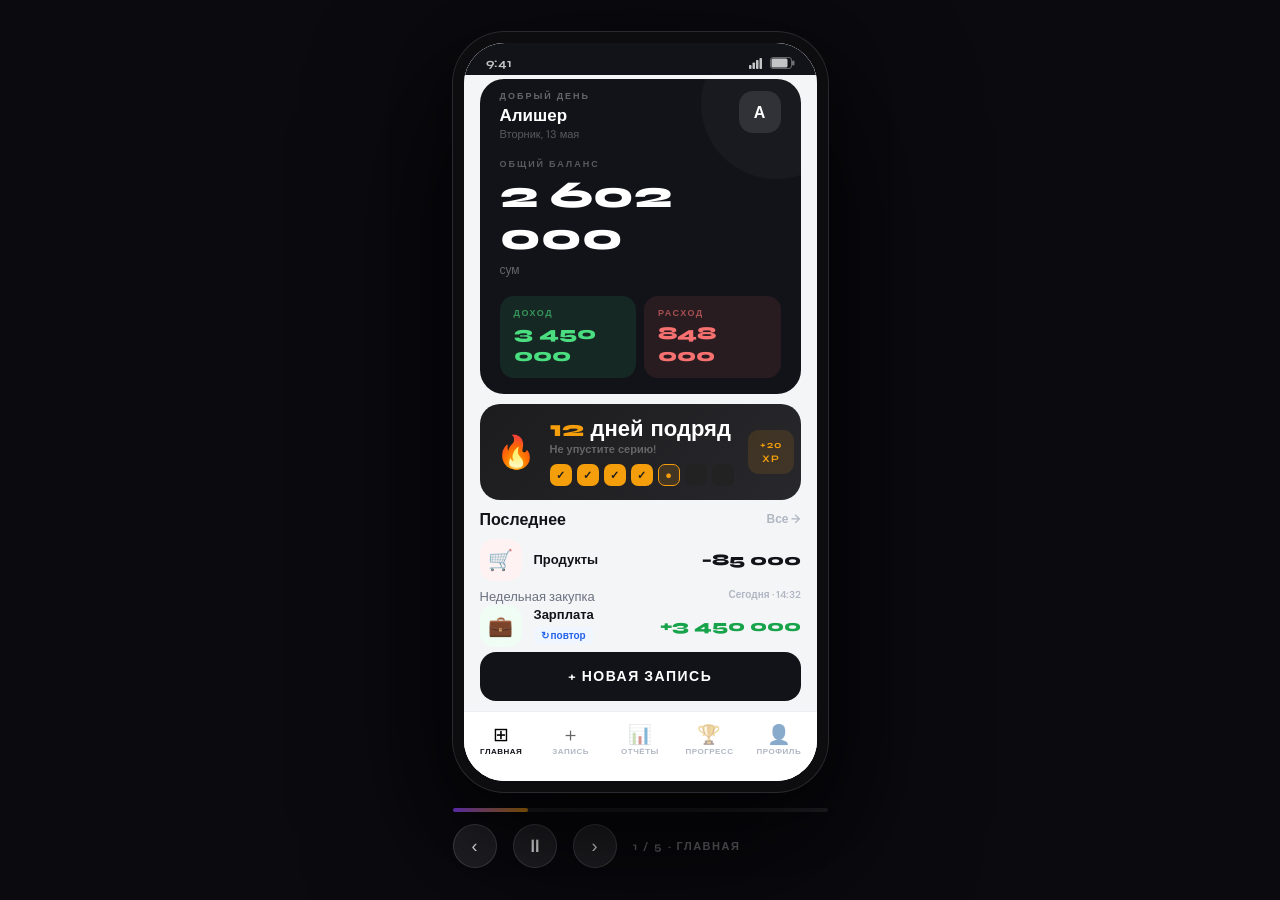
<file: figma-exports/onboarding-video.html>
<!DOCTYPE html>
<html lang="ru">
<head>
<meta charset="UTF-8">
<meta name="viewport" content="width=device-width, initial-scale=1.0">
<title>Finly – Onboarding Animation</title>
<link href="https://fonts.googleapis.com/css2?family=Syne:wght@400;600;700;800&family=DM+Sans:opsz,wght@9..40,400;9..40,500;9..40,600&display=swap" rel="stylesheet">
<style>
*{box-sizing:border-box;margin:0;padding:0;}
body{background:#0A0A0F;display:flex;flex-direction:column;align-items:center;justify-content:center;min-height:100vh;font-family:'DM Sans',sans-serif;user-select:none;}
.stage{position:relative;width:375px;}
.phone{width:375px;height:760px;border-radius:52px;overflow:hidden;border:11px solid #0D0D0F;box-shadow:0 0 0 1px #2a2a2e,0 60px 140px rgba(0,0,0,.7),0 20px 60px rgba(0,0,0,.4);background:#F4F5F7;position:relative;display:flex;flex-direction:column;}
.screen{position:absolute;inset:0;display:flex;flex-direction:column;background:#F4F5F7;transition:opacity .45s ease,transform .45s ease;opacity:0;transform:translateX(30px);pointer-events:none;}
.screen.active{opacity:1;transform:translateX(0);pointer-events:all;}
.screen.exit{opacity:0;transform:translateX(-30px);}
/* Status bar */
.sb{display:flex;justify-content:space-between;align-items:center;padding:13px 22px 5px;font-family:'Syne',sans-serif;font-size:12px;font-weight:700;flex-shrink:0;}
.sb.light{color:#111318;background:#F4F5F7;}.sb.dark{color:rgba(255,255,255,.75);background:#111318;}
/* Nav */
.navbar{background:#fff;padding:6px 4px 18px;display:flex;gap:2px;flex-shrink:0;border-top:1px solid #ECEEF2;}
.ni{flex:1;display:flex;flex-direction:column;align-items:center;gap:3px;padding:7px 4px;border-radius:12px;}
.ni-icon{font-size:19px;line-height:1;filter:grayscale(.4) opacity(.6);}
.ni.act .ni-icon{filter:none;}
.ni-lbl{font-family:'Syne',sans-serif;font-size:8px;font-weight:700;text-transform:uppercase;letter-spacing:.5px;color:#B0B7C3;}
.ni.act .ni-lbl{color:#111318;}
/* Shared */
.scroll{flex:1;overflow:hidden;}
.card{background:#fff;border-radius:20px;}
F='Syne',sans-serif;
/* Tx card */
.txc{background:#fff;border-radius:18px;padding:14px 16px;margin-bottom:8px;}
/* Buttons */
.btn-ink{background:#111318;color:#fff;border-radius:16px;padding:16px;font-family:'Syne',sans-serif;font-size:14px;font-weight:700;letter-spacing:1.5px;text-transform:uppercase;text-align:center;cursor:pointer;}
/* Progress */
.progress-wrap{width:375px;height:4px;background:rgba(255,255,255,.1);border-radius:2px;margin-top:16px;}
.progress-bar{height:4px;background:linear-gradient(90deg,#7C3AED,#F59E0B);border-radius:2px;transition:width .3s linear;}
/* Controls */
.controls{display:flex;align-items:center;gap:16px;margin-top:12px;}
.ctrl-btn{width:44px;height:44px;border-radius:50%;background:rgba(255,255,255,.1);border:1px solid rgba(255,255,255,.15);color:#fff;font-size:18px;cursor:pointer;display:flex;align-items:center;justify-content:center;transition:background .15s;}
.ctrl-btn:hover{background:rgba(255,255,255,.18);}
.step-label{font-family:'Syne',sans-serif;font-size:11px;font-weight:700;color:rgba(255,255,255,.4);letter-spacing:1.5px;text-transform:uppercase;}
/* Animations */
@keyframes slideUp{from{opacity:0;transform:translateY(16px);}to{opacity:1;transform:translateY(0);}}
@keyframes fadeIn{from{opacity:0;}to{opacity:1;}}
.aup{animation:slideUp .3s ease forwards;}
.afd{animation:fadeIn .25s ease forwards;}
</style>
</head>
<body>

<div class="stage">
  <div class="phone" id="phone">

    <!-- SCREEN 1: HOME -->
    <div class="screen active" id="s1">
      <div class="sb dark">
        <span>9:41</span>
        <div style="display:flex;align-items:center;gap:5px;">
          <svg width="16" height="11" viewBox="0 0 16 11" fill="none"><rect x="0" y="7" width="2.5" height="4" rx=".8" fill="rgba(255,255,255,.75)"/><rect x="3.5" y="4.5" width="2.5" height="6.5" rx=".8" fill="rgba(255,255,255,.75)"/><rect x="7" y="2" width="2.5" height="9" rx=".8" fill="rgba(255,255,255,.75)"/><rect x="10.5" y="0" width="2.5" height="11" rx=".8" fill="rgba(255,255,255,.75)"/></svg>
          <svg width="25" height="12" viewBox="0 0 25 12" fill="none"><rect x=".5" y=".5" width="21" height="11" rx="2.5" stroke="rgba(255,255,255,.35)"/><rect x="22" y="3.5" width="2.5" height="5" rx="1.25" fill="rgba(255,255,255,.4)"/><rect x="1.5" y="1.5" width="16" height="9" rx="1.5" fill="rgba(255,255,255,.75)"/></svg>
        </div>
      </div>
      <div class="scroll" style="padding:4px 16px 0;overflow-y:auto;scrollbar-width:none;">
        <!-- Hero card -->
        <div style="background:#111318;border-radius:24px;padding:12px 20px 16px;margin-bottom:10px;position:relative;overflow:hidden;">
          <div style="position:absolute;top:-50px;right:-50px;width:150px;height:150px;border-radius:50%;background:rgba(255,255,255,.03);"></div>
          <div style="display:flex;justify-content:space-between;align-items:flex-start;margin-bottom:18px;">
            <div>
              <div style="font-family:'Syne',sans-serif;font-size:9px;font-weight:700;color:rgba(255,255,255,.35);letter-spacing:2px;text-transform:uppercase;margin-bottom:3px;">ДОБРЫЙ ДЕНЬ</div>
              <div style="font-size:17px;font-weight:700;color:#fff;">Алишер</div>
              <div style="font-size:11px;color:rgba(255,255,255,.3);margin-top:1px;">Вторник, 13 мая</div>
            </div>
            <div style="width:42px;height:42px;border-radius:14px;background:rgba(255,255,255,.1);color:#fff;display:flex;align-items:center;justify-content:center;font-family:'Syne',sans-serif;font-size:16px;font-weight:800;">А</div>
          </div>
          <div style="margin-bottom:18px;">
            <div style="font-family:'Syne',sans-serif;font-size:9px;font-weight:700;color:rgba(255,255,255,.3);letter-spacing:2px;text-transform:uppercase;margin-bottom:5px;">ОБЩИЙ БАЛАНС</div>
            <div style="font-family:'Syne',sans-serif;font-size:38px;font-weight:800;color:#fff;line-height:1.1;">2 602 000</div>
            <div style="font-size:12px;color:rgba(255,255,255,.35);margin-top:4px;">сум</div>
          </div>
          <div style="display:flex;gap:8px;">
            <div style="flex:1;background:rgba(74,222,128,.1);border-radius:14px;padding:12px 14px;">
              <div style="font-family:'Syne',sans-serif;font-size:9px;font-weight:700;color:rgba(74,222,128,.6);letter-spacing:1.5px;text-transform:uppercase;margin-bottom:4px;">ДОХОД</div>
              <div style="font-family:'Syne',sans-serif;font-size:18px;font-weight:800;color:#4ADE80;">3 450 000</div>
            </div>
            <div style="flex:1;background:rgba(248,113,113,.1);border-radius:14px;padding:12px 14px;">
              <div style="font-family:'Syne',sans-serif;font-size:9px;font-weight:700;color:rgba(248,113,113,.6);letter-spacing:1.5px;text-transform:uppercase;margin-bottom:4px;">РАСХОД</div>
              <div style="font-family:'Syne',sans-serif;font-size:18px;font-weight:800;color:#F87171;">848 000</div>
            </div>
          </div>
        </div>
        <!-- Streak -->
        <div style="background:linear-gradient(135deg,#1C1C1E,#28282C);border-radius:20px;padding:14px 16px;display:flex;align-items:center;gap:14px;margin-bottom:10px;">
          <div style="font-size:32px;flex-shrink:0;">🔥</div>
          <div style="flex:1;">
            <div style="font-family:'Syne',sans-serif;font-size:22px;font-weight:800;color:#fff;line-height:1;"><span style="color:#F59E0B;">12</span> дней подряд</div>
            <div style="font-size:11px;color:#666;margin-top:2px;font-weight:600;">Не упустите серию!</div>
            <div style="display:flex;gap:5px;margin-top:8px;">
              <div style="width:22px;height:22px;border-radius:7px;background:#F59E0B;color:#1C1C1E;display:flex;align-items:center;justify-content:center;font-size:11px;font-weight:800;">✓</div>
              <div style="width:22px;height:22px;border-radius:7px;background:#F59E0B;color:#1C1C1E;display:flex;align-items:center;justify-content:center;font-size:11px;font-weight:800;">✓</div>
              <div style="width:22px;height:22px;border-radius:7px;background:#F59E0B;color:#1C1C1E;display:flex;align-items:center;justify-content:center;font-size:11px;font-weight:800;">✓</div>
              <div style="width:22px;height:22px;border-radius:7px;background:#F59E0B;color:#1C1C1E;display:flex;align-items:center;justify-content:center;font-size:11px;font-weight:800;">✓</div>
              <div style="width:22px;height:22px;border-radius:7px;background:rgba(245,158,11,.15);border:1.5px solid #F59E0B;color:#F59E0B;display:flex;align-items:center;justify-content:center;font-size:11px;">●</div>
              <div style="width:22px;height:22px;border-radius:7px;background:#222;"></div>
              <div style="width:22px;height:22px;border-radius:7px;background:#222;"></div>
            </div>
          </div>
          <div style="background:rgba(245,158,11,.12);color:#F59E0B;font-family:'Syne',sans-serif;font-size:10px;font-weight:700;padding:8px 12px;border-radius:11px;flex-shrink:0;text-align:center;line-height:1.4;letter-spacing:1px;text-transform:uppercase;">+20<br>XP</div>
        </div>
        <!-- Recent heading -->
        <div style="display:flex;justify-content:space-between;align-items:center;margin-bottom:10px;">
          <div style="font-family:'Syne',sans-serif;font-size:16px;font-weight:800;color:#111318;">Последнее</div>
          <div style="font-size:12px;color:#B0B7C3;font-weight:600;">Все →</div>
        </div>
        <!-- Tx cards -->
        <div class="txc">
          <div style="display:flex;justify-content:space-between;align-items:center;margin-bottom:7px;">
            <div style="display:flex;align-items:center;gap:12px;">
              <div style="width:42px;height:42px;border-radius:14px;background:#FEF2F2;display:flex;align-items:center;justify-content:center;font-size:20px;">🛒</div>
              <div style="font-family:'Syne',sans-serif;font-size:13px;font-weight:700;color:#111318;">Продукты</div>
            </div>
            <div style="font-family:'Syne',sans-serif;font-size:16px;font-weight:800;color:#111318;">−85 000</div>
          </div>
          <div style="display:flex;justify-content:space-between;">
            <div style="font-size:13px;color:#6B7280;">Недельная закупка</div>
            <div style="font-size:10px;font-weight:600;color:#B0B7C3;">Сегодня · 14:32</div>
          </div>
        </div>
        <div class="txc">
          <div style="display:flex;justify-content:space-between;align-items:center;margin-bottom:7px;">
            <div style="display:flex;align-items:center;gap:12px;">
              <div style="width:42px;height:42px;border-radius:14px;background:#F0FDF4;display:flex;align-items:center;justify-content:center;font-size:20px;">💼</div>
              <div>
                <div style="font-family:'Syne',sans-serif;font-size:13px;font-weight:700;color:#111318;">Зарплата</div>
                <span style="font-size:10px;font-weight:700;color:#2563EB;background:#EFF6FF;padding:2px 7px;border-radius:5px;">↻ повтор</span>
              </div>
            </div>
            <div style="font-family:'Syne',sans-serif;font-size:16px;font-weight:800;color:#16A34A;">+3 450 000</div>
          </div>
          <div style="display:flex;justify-content:space-between;">
            <div style="font-size:13px;color:#6B7280;">Основное место работы</div>
            <div style="font-size:10px;font-weight:600;color:#B0B7C3;">Вчера · 09:00</div>
          </div>
        </div>
        <div class="txc">
          <div style="display:flex;justify-content:space-between;align-items:center;margin-bottom:7px;">
            <div style="display:flex;align-items:center;gap:12px;">
              <div style="width:42px;height:42px;border-radius:14px;background:#FEF2F2;display:flex;align-items:center;justify-content:center;font-size:20px;">🚌</div>
              <div style="font-family:'Syne',sans-serif;font-size:13px;font-weight:700;color:#111318;">Транспорт</div>
            </div>
            <div style="font-family:'Syne',sans-serif;font-size:16px;font-weight:800;color:#111318;">−25 000</div>
          </div>
          <div style="display:flex;justify-content:space-between;">
            <div style="font-size:13px;color:#6B7280;">Поездка на работу</div>
            <div style="font-size:10px;font-weight:600;color:#B0B7C3;">11.05 · 08:47</div>
          </div>
        </div>
        <div style="height:16px;"></div>
      </div>
      <div style="padding:0 16px 10px;flex-shrink:0;">
        <div class="btn-ink" style="font-size:14px;">+ НОВАЯ ЗАПИСЬ</div>
      </div>
      <div class="navbar">
        <div class="ni act"><div class="ni-icon">⊞</div><div class="ni-lbl">Главная</div></div>
        <div class="ni"><div class="ni-icon">＋</div><div class="ni-lbl">Запись</div></div>
        <div class="ni"><div class="ni-icon">📊</div><div class="ni-lbl">Отчёты</div></div>
        <div class="ni"><div class="ni-icon">🏆</div><div class="ni-lbl">Прогресс</div></div>
        <div class="ni"><div class="ni-icon">👤</div><div class="ni-lbl">Профиль</div></div>
      </div>
    </div>

    <!-- SCREEN 2: ADD TRANSACTION -->
    <div class="screen" id="s2">
      <div class="sb light"></div>
      <div style="display:flex;align-items:center;gap:12px;padding:8px 20px 14px;background:#F4F5F7;flex-shrink:0;">
        <div style="font-size:22px;color:#111318;width:36px;height:36px;display:flex;align-items:center;justify-content:center;border-radius:10px;">←</div>
        <div style="font-family:'Syne',sans-serif;font-size:19px;font-weight:800;color:#111318;flex:1;">Новая запись</div>
        <div style="font-size:12px;font-weight:700;color:#6B7280;padding:8px 12px;border-radius:10px;">Черновики</div>
      </div>
      <div class="scroll" style="padding:0 16px;overflow-y:auto;scrollbar-width:none;">
        <div class="card" style="padding:18px;margin-bottom:8px;">
          <div style="display:flex;gap:5px;margin-bottom:16px;background:#F4F5F7;border-radius:14px;padding:4px;">
            <div style="flex:1;padding:12px 6px;border-radius:11px;font-family:'Syne',sans-serif;font-size:13px;font-weight:700;text-align:center;background:#DC2626;color:#fff;">Расход</div>
            <div style="flex:1;padding:12px 6px;border-radius:11px;font-family:'Syne',sans-serif;font-size:13px;font-weight:700;text-align:center;color:#6B7280;">Доход</div>
          </div>
          <div style="font-family:'Syne',sans-serif;font-size:10px;font-weight:700;color:#B0B7C3;letter-spacing:1.5px;text-transform:uppercase;margin-bottom:7px;">СУММА</div>
          <div style="display:flex;gap:8px;margin-bottom:14px;align-items:center;">
            <div style="display:flex;background:#F0F0F2;border-radius:12px;padding:3px;flex-shrink:0;">
              <div style="padding:10px 14px;border-radius:10px;font-family:'Syne',sans-serif;font-size:14px;font-weight:700;color:#6B7280;">$</div>
              <div style="padding:10px 14px;border-radius:10px;background:#111318;font-family:'Syne',sans-serif;font-size:14px;font-weight:700;color:#fff;">UZS</div>
            </div>
            <div style="flex:1;background:#F4F5F7;border-radius:14px;padding:14px 16px;font-family:'Syne',sans-serif;font-size:26px;font-weight:700;color:#111318;">120 000</div>
          </div>
          <div style="font-family:'Syne',sans-serif;font-size:10px;font-weight:700;color:#B0B7C3;letter-spacing:1.5px;text-transform:uppercase;margin-bottom:7px;">КАТЕГОРИЯ</div>
          <div style="display:grid;grid-template-columns:repeat(3,1fr);gap:8px;margin-bottom:16px;">
            <div style="padding:14px 6px;border-radius:14px;background:#F4F5F7;display:flex;flex-direction:column;align-items:center;gap:5px;"><div style="font-size:24px;">🛒</div><div style="font-size:11px;font-weight:600;color:#111318;">Продукты</div></div>
            <div style="padding:14px 6px;border-radius:14px;background:#F4F5F7;display:flex;flex-direction:column;align-items:center;gap:5px;"><div style="font-size:24px;">🏠</div><div style="font-size:11px;font-weight:600;color:#111318;">Жильё</div></div>
            <div style="padding:14px 6px;border-radius:14px;background:#F4F5F7;display:flex;flex-direction:column;align-items:center;gap:5px;"><div style="font-size:24px;">🚌</div><div style="font-size:11px;font-weight:600;color:#111318;">Транспорт</div></div>
            <div style="padding:14px 6px;border-radius:14px;background:#FEF2F2;display:flex;flex-direction:column;align-items:center;gap:5px;"><div style="font-size:24px;">🍕</div><div style="font-size:11px;font-weight:600;color:#DC2626;">Кафе</div></div>
            <div style="padding:14px 6px;border-radius:14px;background:#F4F5F7;display:flex;flex-direction:column;align-items:center;gap:5px;"><div style="font-size:24px;">💊</div><div style="font-size:11px;font-weight:600;color:#111318;">Здоровье</div></div>
            <div style="padding:14px 6px;border-radius:14px;background:#F4F5F7;display:flex;flex-direction:column;align-items:center;gap:5px;"><div style="font-size:24px;">🎬</div><div style="font-size:11px;font-weight:600;color:#111318;">Развлечения</div></div>
          </div>
          <div style="font-family:'Syne',sans-serif;font-size:10px;font-weight:700;color:#B0B7C3;letter-spacing:1.5px;text-transform:uppercase;margin-bottom:7px;">ПРИМЕЧАНИЕ</div>
          <div style="background:#F4F5F7;border-radius:14px;padding:14px 16px;margin-bottom:12px;font-size:14px;color:#111318;height:70px;">Ужин с друзьями</div>
          <div style="display:flex;align-items:center;justify-content:space-between;padding:12px 0;margin-bottom:10px;">
            <div>
              <div style="font-size:14px;font-weight:600;color:#111318;">Повторяющаяся</div>
              <div style="font-size:11px;color:#B0B7C3;margin-top:2px;">Добавлять каждый месяц</div>
            </div>
            <div style="width:44px;height:26px;border-radius:13px;background:#D1D5DB;position:relative;"><div style="width:20px;height:20px;border-radius:50%;background:#fff;position:absolute;top:3px;left:3px;box-shadow:0 1px 4px rgba(0,0,0,.2);"></div></div>
          </div>
          <div style="display:flex;align-items:center;gap:10px;padding:10px 12px;background:rgba(245,158,11,.06);border-radius:12px;margin-bottom:16px;">
            <div style="font-size:18px;">⭐</div>
            <div style="font-size:12px;font-weight:600;color:#D97706;">+10 XP за запись · серия продолжается</div>
          </div>
          <div style="display:flex;gap:10px;">
            <div style="flex:1;padding:16px;border-radius:16px;background:#F0F0F2;color:#111318;font-family:'Syne',sans-serif;font-size:12px;font-weight:700;letter-spacing:1.5px;text-transform:uppercase;text-align:center;">Черновик</div>
            <div style="flex:2;padding:16px;border-radius:16px;background:#111318;color:#fff;font-family:'Syne',sans-serif;font-size:12px;font-weight:700;letter-spacing:1.5px;text-transform:uppercase;text-align:center;">Сохранить</div>
          </div>
        </div>
      </div>
      <div class="navbar">
        <div class="ni"><div class="ni-icon">⊞</div><div class="ni-lbl">Главная</div></div>
        <div class="ni act"><div class="ni-icon">＋</div><div class="ni-lbl">Запись</div></div>
        <div class="ni"><div class="ni-icon">📊</div><div class="ni-lbl">Отчёты</div></div>
        <div class="ni"><div class="ni-icon">🏆</div><div class="ni-lbl">Прогресс</div></div>
        <div class="ni"><div class="ni-icon">👤</div><div class="ni-lbl">Профиль</div></div>
      </div>
    </div>

    <!-- SCREEN 3: ANALYTICS -->
    <div class="screen" id="s3">
      <div class="sb light"></div>
      <div style="display:flex;align-items:center;padding:6px 20px 12px;background:#F4F5F7;flex-shrink:0;">
        <div style="font-family:'Syne',sans-serif;font-size:22px;font-weight:800;color:#111318;">Аналитика</div>
      </div>
      <div style="display:flex;gap:6px;padding:0 16px 10px;flex-shrink:0;">
        <div style="padding:8px 16px;border-radius:999px;font-family:'Syne',sans-serif;font-size:11px;font-weight:700;background:#111318;color:#fff;">Май 2025</div>
        <div style="padding:8px 16px;border-radius:999px;font-family:'Syne',sans-serif;font-size:11px;font-weight:700;background:#fff;color:#6B7280;">Апр 2025</div>
      </div>
      <div style="display:flex;gap:6px;padding:0 16px 10px;flex-shrink:0;">
        <div style="padding:8px 16px;border-radius:999px;font-size:11px;font-weight:700;background:#111318;color:#fff;">Все</div>
        <div style="padding:8px 16px;border-radius:999px;font-size:11px;font-weight:700;background:#ECEEF2;color:#6B7280;">Расходы</div>
        <div style="padding:8px 16px;border-radius:999px;font-size:11px;font-weight:700;background:#ECEEF2;color:#6B7280;">Доходы</div>
      </div>
      <div style="padding:0 16px 8px;flex-shrink:0;">
        <div style="background:#F4F5F7;border-radius:14px;padding:12px 16px;font-size:14px;color:#B0B7C3;">🔍  Поиск...</div>
      </div>
      <div class="scroll" style="padding:0 16px;overflow-y:auto;scrollbar-width:none;">
        <div style="display:grid;grid-template-columns:1fr 1px 1fr 1px 1fr;background:#fff;border-radius:18px;margin-bottom:12px;overflow:hidden;">
          <div style="text-align:center;padding:18px 4px;"><div style="font-family:'Syne',sans-serif;font-size:18px;font-weight:800;color:#DC2626;">848 000</div><div style="font-size:9px;font-weight:700;color:#B0B7C3;text-transform:uppercase;margin-top:3px;">Расходы</div></div>
          <div style="background:#ECEEF2;"></div>
          <div style="text-align:center;padding:18px 4px;"><div style="font-family:'Syne',sans-serif;font-size:18px;font-weight:800;color:#111318;">7</div><div style="font-size:9px;font-weight:700;color:#B0B7C3;text-transform:uppercase;margin-top:3px;">Операций</div></div>
          <div style="background:#ECEEF2;"></div>
          <div style="text-align:center;padding:18px 4px;"><div style="font-family:'Syne',sans-serif;font-size:18px;font-weight:800;color:#16A34A;">3 450 000</div><div style="font-size:9px;font-weight:700;color:#B0B7C3;text-transform:uppercase;margin-top:3px;">Доход</div></div>
        </div>
        <div class="card" style="padding:16px;margin-bottom:10px;">
          <div style="font-family:'Syne',sans-serif;font-size:14px;font-weight:800;color:#111318;margin-bottom:14px;">По категориям</div>
          <div style="display:flex;align-items:center;gap:10px;margin-bottom:10px;"><div style="font-size:18px;width:26px;text-align:center;">🏠</div><div style="font-size:12px;font-weight:600;color:#111318;width:76px;flex-shrink:0;">Жильё</div><div style="flex:1;height:6px;background:#ECEEF2;border-radius:3px;overflow:hidden;"><div style="width:64%;height:100%;background:#DC2626;border-radius:3px;"></div></div><div style="font-size:11px;font-weight:700;color:#6B7280;width:72px;text-align:right;">540 000</div></div>
          <div style="display:flex;align-items:center;gap:10px;margin-bottom:10px;"><div style="font-size:18px;width:26px;text-align:center;">🍕</div><div style="font-size:12px;font-weight:600;color:#111318;width:76px;flex-shrink:0;">Кафе</div><div style="flex:1;height:6px;background:#ECEEF2;border-radius:3px;overflow:hidden;"><div style="width:42%;height:100%;background:#DC2626;border-radius:3px;"></div></div><div style="font-size:11px;font-weight:700;color:#6B7280;width:72px;text-align:right;">120 000</div></div>
          <div style="display:flex;align-items:center;gap:10px;margin-bottom:10px;"><div style="font-size:18px;width:26px;text-align:center;">🛒</div><div style="font-size:12px;font-weight:600;color:#111318;width:76px;flex-shrink:0;">Продукты</div><div style="flex:1;height:6px;background:#ECEEF2;border-radius:3px;overflow:hidden;"><div style="width:30%;height:100%;background:#DC2626;border-radius:3px;"></div></div><div style="font-size:11px;font-weight:700;color:#6B7280;width:72px;text-align:right;">85 000</div></div>
        </div>
        <div style="font-family:'Syne',sans-serif;font-size:14px;font-weight:800;color:#111318;margin-bottom:10px;">Операции (7)</div>
        <div class="txc"><div style="display:flex;justify-content:space-between;align-items:center;margin-bottom:7px;"><div style="display:flex;align-items:center;gap:12px;"><div style="width:42px;height:42px;border-radius:14px;background:#FEF2F2;display:flex;align-items:center;justify-content:center;font-size:20px;">🛒</div><div style="font-family:'Syne',sans-serif;font-size:13px;font-weight:700;color:#111318;">Продукты</div></div><div style="font-family:'Syne',sans-serif;font-size:16px;font-weight:800;color:#111318;">−85 000</div></div><div style="display:flex;justify-content:space-between;"><div style="font-size:13px;color:#6B7280;">Недельная закупка</div><div style="font-size:10px;font-weight:600;color:#B0B7C3;">Сегодня · 14:32</div></div></div>
        <div class="txc"><div style="display:flex;justify-content:space-between;align-items:center;margin-bottom:7px;"><div style="display:flex;align-items:center;gap:12px;"><div style="width:42px;height:42px;border-radius:14px;background:#F0FDF4;display:flex;align-items:center;justify-content:center;font-size:20px;">💼</div><div style="font-family:'Syne',sans-serif;font-size:13px;font-weight:700;color:#111318;">Зарплата</div></div><div style="font-family:'Syne',sans-serif;font-size:16px;font-weight:800;color:#16A34A;">+3 450 000</div></div><div style="display:flex;justify-content:space-between;"><div style="font-size:13px;color:#6B7280;">Основное место работы</div><div style="font-size:10px;font-weight:600;color:#B0B7C3;">Вчера · 09:00</div></div></div>
        <div style="height:20px;"></div>
      </div>
      <div class="navbar">
        <div class="ni"><div class="ni-icon">⊞</div><div class="ni-lbl">Главная</div></div>
        <div class="ni"><div class="ni-icon">＋</div><div class="ni-lbl">Запись</div></div>
        <div class="ni act"><div class="ni-icon">📊</div><div class="ni-lbl">Отчёты</div></div>
        <div class="ni"><div class="ni-icon">🏆</div><div class="ni-lbl">Прогресс</div></div>
        <div class="ni"><div class="ni-icon">👤</div><div class="ni-lbl">Профиль</div></div>
      </div>
    </div>

    <!-- SCREEN 4: REWARDS -->
    <div class="screen" id="s4">
      <div class="sb dark" style="background:#1a0a3e;"></div>
      <div style="background:linear-gradient(160deg,#1a0a3e,#2d1069,#1C1C1E);padding:4px 20px 0;position:relative;overflow:hidden;flex-shrink:0;">
        <div style="position:absolute;top:-60px;right:-60px;width:200px;height:200px;border-radius:50%;background:radial-gradient(circle,rgba(124,58,237,.25),transparent 70%);"></div>
        <div style="position:relative;z-index:1;">
          <div style="font-family:'Syne',sans-serif;font-size:10px;font-weight:700;color:rgba(255,255,255,.3);letter-spacing:2px;text-transform:uppercase;margin-bottom:4px;">ВСЕГО ОЧКОВ</div>
          <div style="display:flex;align-items:baseline;gap:8px;margin-bottom:4px;">
            <div style="font-family:'Syne',sans-serif;font-size:44px;font-weight:800;color:#F59E0B;line-height:1;">870</div>
            <div style="font-family:'Syne',sans-serif;font-size:18px;font-weight:700;color:rgba(245,158,11,.5);">XP</div>
          </div>
          <div style="font-size:12px;color:rgba(255,255,255,.4);margin-bottom:14px;">Gold Analyst · Уровень 4</div>
          <div style="display:grid;grid-template-columns:1fr 1px 1fr 1px 1fr;margin-bottom:14px;">
            <div><div style="font-family:'Syne',sans-serif;font-size:18px;font-weight:800;color:#fff;">+120</div><div style="font-size:10px;color:rgba(255,255,255,.3);letter-spacing:1px;text-transform:uppercase;margin-top:2px;">Сегодня</div></div>
            <div style="background:rgba(255,255,255,.1);"></div>
            <div style="padding-left:12px;"><div style="font-family:'Syne',sans-serif;font-size:18px;font-weight:800;color:#fff;">+840</div><div style="font-size:10px;color:rgba(255,255,255,.3);letter-spacing:1px;text-transform:uppercase;margin-top:2px;">Эта неделя</div></div>
            <div style="background:rgba(255,255,255,.1);"></div>
            <div style="padding-left:12px;"><div style="font-family:'Syne',sans-serif;font-size:18px;font-weight:800;color:#F59E0B;">+870</div><div style="font-size:10px;color:rgba(255,255,255,.3);letter-spacing:1px;text-transform:uppercase;margin-top:2px;">Этот месяц</div></div>
          </div>
          <div style="background:rgba(255,255,255,.06);border-radius:12px;padding:10px 12px;margin-bottom:14px;">
            <div style="display:flex;justify-content:space-between;margin-bottom:6px;">
              <div style="font-family:'Syne',sans-serif;font-size:10px;font-weight:700;color:rgba(255,255,255,.4);letter-spacing:1px;">Уровень 4 → 5</div>
              <div style="font-size:10px;font-weight:700;color:rgba(255,255,255,.3);"><span style="color:#F59E0B;">870</span> / 2 000</div>
            </div>
            <div style="height:6px;background:rgba(255,255,255,.07);border-radius:3px;overflow:hidden;"><div style="width:43%;height:100%;background:linear-gradient(90deg,#D97706,#F59E0B);border-radius:3px;"></div></div>
          </div>
          <div style="display:flex;gap:4px;">
            <div style="flex:1;padding:10px 4px;border-radius:12px 12px 0 0;font-family:'Syne',sans-serif;font-size:10px;font-weight:700;text-align:center;text-transform:uppercase;background:#F4F5F7;color:#111318;">Значки</div>
            <div style="flex:1;padding:10px 4px;border-radius:12px 12px 0 0;font-family:'Syne',sans-serif;font-size:10px;font-weight:700;text-align:center;text-transform:uppercase;background:transparent;color:rgba(255,255,255,.4);">Рейтинг</div>
            <div style="flex:1;padding:10px 4px;border-radius:12px 12px 0 0;font-family:'Syne',sans-serif;font-size:10px;font-weight:700;text-align:center;text-transform:uppercase;background:transparent;color:rgba(255,255,255,.4);">Очки</div>
          </div>
        </div>
      </div>
      <div class="scroll" style="padding:12px 16px 0;overflow-y:auto;scrollbar-width:none;">
        <div style="font-family:'Syne',sans-serif;font-size:11px;font-weight:700;color:#B0B7C3;letter-spacing:2px;text-transform:uppercase;margin-bottom:10px;">ПОЛУЧЕНО</div>
        <div style="display:grid;grid-template-columns:repeat(3,1fr);gap:8px;margin-bottom:16px;">
          <div style="background:#fff;border-radius:16px;padding:12px 8px;text-align:center;"><div style="width:48px;height:48px;border-radius:15px;background:rgba(245,158,11,.15);display:flex;align-items:center;justify-content:center;font-size:24px;margin:0 auto 8px;">🔥</div><div style="font-family:'Syne',sans-serif;font-size:11px;font-weight:700;color:#111318;line-height:1.2;margin-bottom:2px;">Серия 7</div><div style="font-size:10px;color:#B0B7C3;">Неделя подряд</div><div style="font-size:9px;font-weight:700;color:#16A34A;margin-top:4px;">✓ 07.05</div><div style="margin-top:4px;background:#FFFBEB;color:#D97706;font-size:10px;font-weight:700;padding:2px 8px;border-radius:6px;display:inline-block;">+100 XP</div></div>
          <div style="background:#fff;border-radius:16px;padding:12px 8px;text-align:center;"><div style="width:48px;height:48px;border-radius:15px;background:rgba(74,222,128,.15);display:flex;align-items:center;justify-content:center;font-size:24px;margin:0 auto 8px;">🏆</div><div style="font-family:'Syne',sans-serif;font-size:11px;font-weight:700;color:#111318;line-height:1.2;margin-bottom:2px;">Аналитик</div><div style="font-size:10px;color:#B0B7C3;">5 отчётов</div><div style="font-size:9px;font-weight:700;color:#16A34A;margin-top:4px;">✓ 10.05</div><div style="margin-top:4px;background:#FFFBEB;color:#D97706;font-size:10px;font-weight:700;padding:2px 8px;border-radius:6px;display:inline-block;">+150 XP</div></div>
          <div style="background:#F4F5F7;border-radius:16px;padding:12px 8px;text-align:center;opacity:.4;"><div style="width:48px;height:48px;border-radius:15px;background:rgba(139,92,246,.15);display:flex;align-items:center;justify-content:center;font-size:24px;margin:0 auto 8px;filter:grayscale(1);">💎</div><div style="font-family:'Syne',sans-serif;font-size:11px;font-weight:700;color:#B0B7C3;">Серия 30</div><div style="font-size:10px;color:#B0B7C3;">Месяц подряд</div><div style="margin-top:4px;background:#F4F5F7;color:#B0B7C3;font-size:10px;font-weight:700;padding:2px 8px;border-radius:6px;display:inline-block;">+500 XP</div></div>
        </div>
        <div style="height:20px;"></div>
      </div>
      <div class="navbar">
        <div class="ni"><div class="ni-icon">⊞</div><div class="ni-lbl">Главная</div></div>
        <div class="ni"><div class="ni-icon">＋</div><div class="ni-lbl">Запись</div></div>
        <div class="ni"><div class="ni-icon">📊</div><div class="ni-lbl">Отчёты</div></div>
        <div class="ni act"><div class="ni-icon">🏆</div><div class="ni-lbl">Прогресс</div></div>
        <div class="ni"><div class="ni-icon">👤</div><div class="ni-lbl">Профиль</div></div>
      </div>
    </div>

    <!-- SCREEN 5: PROFILE -->
    <div class="screen" id="s5">
      <div class="sb dark" style="background:#1C1C1E;"></div>
      <div style="background:#1C1C1E;padding:4px 20px 0;position:relative;overflow:hidden;flex-shrink:0;">
        <div style="position:absolute;top:-50px;right:-50px;width:180px;height:180px;border-radius:50%;background:radial-gradient(circle,rgba(245,158,11,.08),transparent 70%);"></div>
        <div style="position:relative;z-index:1;">
          <div style="display:flex;justify-content:space-between;align-items:flex-start;margin-bottom:12px;">
            <div style="display:flex;align-items:center;gap:14px;">
              <div style="position:relative;">
                <div style="width:60px;height:60px;border-radius:20px;background:#2C2C2E;border:2px solid #3C3C3E;display:flex;align-items:center;justify-content:center;font-family:'Syne',sans-serif;font-size:24px;font-weight:800;color:#fff;">А</div>
                <div style="position:absolute;bottom:-7px;left:50%;transform:translateX(-50%);background:linear-gradient(90deg,#D97706,#F59E0B);color:#1C1C1E;font-family:'Syne',sans-serif;font-size:9px;font-weight:800;padding:2px 7px;border-radius:5px;white-space:nowrap;border:2px solid #1C1C1E;">LV 4</div>
              </div>
              <div>
                <div style="font-family:'Syne',sans-serif;font-size:22px;font-weight:800;color:#fff;">Алишер</div>
                <div style="font-size:12px;color:rgba(255,255,255,.35);margin-top:2px;">@alisherjon · Silver Saver 🥈</div>
              </div>
            </div>
            <div style="background:rgba(255,255,255,.08);border-radius:11px;padding:8px 14px;font-family:'Syne',sans-serif;font-size:10px;font-weight:700;color:rgba(255,255,255,.5);letter-spacing:1px;text-transform:uppercase;">Изменить</div>
          </div>
          <div style="background:rgba(255,255,255,.05);border-radius:14px;padding:10px 14px;margin-bottom:0;">
            <div style="display:flex;justify-content:space-between;margin-bottom:6px;">
              <div style="font-family:'Syne',sans-serif;font-size:10px;font-weight:700;color:rgba(255,255,255,.4);letter-spacing:1px;">Уровень 4 → 5</div>
              <div style="font-size:10px;font-weight:700;color:rgba(255,255,255,.3);"><span style="color:#F59E0B;">870</span> / 2 000 XP</div>
            </div>
            <div style="height:6px;background:rgba(255,255,255,.08);border-radius:3px;overflow:hidden;"><div style="width:43%;height:100%;background:linear-gradient(90deg,#D97706,#F59E0B);border-radius:3px;"></div></div>
          </div>
          <div style="display:grid;grid-template-columns:1fr 1px 1fr 1px 1fr;background:rgba(255,255,255,.04);border-top:1px solid rgba(255,255,255,.06);padding:10px 0;margin-top:12px;">
            <div style="text-align:center;padding:0 4px;"><div style="font-family:'Syne',sans-serif;font-size:13px;font-weight:700;color:#F59E0B;margin-bottom:2px;">🔥 12</div><div style="font-size:9px;font-weight:600;color:rgba(255,255,255,.25);letter-spacing:.5px;text-transform:uppercase;">Серия</div></div>
            <div style="background:rgba(255,255,255,.06);"></div>
            <div style="text-align:center;padding:0 4px;"><div style="font-family:'Syne',sans-serif;font-size:13px;font-weight:700;color:#F59E0B;margin-bottom:2px;">870 XP</div><div style="font-size:9px;font-weight:600;color:rgba(255,255,255,.25);letter-spacing:.5px;text-transform:uppercase;">Очки</div></div>
            <div style="background:rgba(255,255,255,.06);"></div>
            <div style="text-align:center;padding:0 4px;"><div style="font-family:'Syne',sans-serif;font-size:13px;font-weight:700;color:#C4B5FD;margin-bottom:2px;">2/6</div><div style="font-size:9px;font-weight:600;color:rgba(255,255,255,.25);letter-spacing:.5px;text-transform:uppercase;">Значки</div></div>
          </div>
        </div>
      </div>
      <div class="scroll" style="padding:0 16px;overflow-y:auto;scrollbar-width:none;">
        <div style="font-family:'Syne',sans-serif;font-size:10px;font-weight:700;color:#B0B7C3;letter-spacing:2px;text-transform:uppercase;padding:14px 4px 10px;">Настройки</div>
        <div style="background:#fff;border-radius:20px;overflow:hidden;margin-bottom:10px;">
          <div style="display:flex;align-items:center;padding:15px 16px;gap:13px;"><div style="width:36px;height:36px;border-radius:11px;background:#EFF6FF;display:flex;align-items:center;justify-content:center;font-size:17px;">💳</div><div style="flex:1;"><div style="font-size:14px;font-weight:600;color:#111318;">Счета</div><div style="font-size:11px;color:#B0B7C3;margin-top:2px;">Баланс по счетам</div></div><div style="color:#B0B7C3;font-size:18px;">›</div></div>
          <div style="height:1px;background:#ECEEF2;margin-left:50px;"></div>
          <div style="display:flex;align-items:center;padding:15px 16px;gap:13px;"><div style="width:36px;height:36px;border-radius:11px;background:#FFFBEB;display:flex;align-items:center;justify-content:center;font-size:17px;">🎯</div><div style="flex:1;"><div style="font-size:14px;font-weight:600;color:#111318;">Бюджеты</div><div style="font-size:11px;color:#B0B7C3;margin-top:2px;">0 активных лимита</div></div><div style="color:#B0B7C3;font-size:18px;">›</div></div>
          <div style="height:1px;background:#ECEEF2;margin-left:50px;"></div>
          <div style="display:flex;align-items:center;padding:15px 16px;gap:13px;"><div style="width:36px;height:36px;border-radius:11px;background:#F4F5F7;display:flex;align-items:center;justify-content:center;font-size:17px;">💱</div><div style="flex:1;"><div style="font-size:14px;font-weight:600;color:#111318;">Основная валюта</div><div style="font-size:11px;color:#B0B7C3;margin-top:2px;">UZS — Узбекский сум</div></div><div style="display:flex;align-items:center;gap:6px;"><div style="background:#F4F5F7;color:#6B7280;font-size:11px;font-weight:700;padding:4px 10px;border-radius:8px;">UZS</div><div style="color:#B0B7C3;font-size:18px;">›</div></div></div>
        </div>
        <div style="padding:16px;border-radius:16px;background:#FEF2F2;color:#DC2626;font-family:'Syne',sans-serif;font-size:13px;font-weight:700;letter-spacing:1.5px;text-transform:uppercase;text-align:center;margin-top:4px;">Выйти из аккаунта</div>
        <div style="text-align:center;padding:14px;font-size:10px;font-weight:700;color:#B0B7C3;letter-spacing:1.5px;text-transform:uppercase;">Finly v4.0 · Personal Finance</div>
        <div style="height:20px;"></div>
      </div>
      <div class="navbar">
        <div class="ni"><div class="ni-icon">⊞</div><div class="ni-lbl">Главная</div></div>
        <div class="ni"><div class="ni-icon">＋</div><div class="ni-lbl">Запись</div></div>
        <div class="ni"><div class="ni-icon">📊</div><div class="ni-lbl">Отчёты</div></div>
        <div class="ni"><div class="ni-icon">🏆</div><div class="ni-lbl">Прогресс</div></div>
        <div class="ni act"><div class="ni-icon">👤</div><div class="ni-lbl">Профиль</div></div>
      </div>
    </div>

  </div><!-- /phone -->

  <div class="progress-wrap">
    <div class="progress-bar" id="pb" style="width:20%;"></div>
  </div>
  <div class="controls">
    <button class="ctrl-btn" id="prevBtn" onclick="prev()">‹</button>
    <button class="ctrl-btn" id="playBtn" onclick="togglePlay()">⏸</button>
    <button class="ctrl-btn" id="nextBtn" onclick="next()">›</button>
    <span class="step-label" id="stepLabel">1 / 5 · Главная</span>
  </div>
</div>

<script>
const SCREENS  = ['s1','s2','s3','s4','s5'];
const LABELS   = ['Главная','Новая запись','Аналитика','Прогресс','Профиль'];
const DURATION = 4000; // ms per screen
let cur = 0, playing = true, timer = null;

function show(idx, dir) {
  const prev = document.getElementById(SCREENS[cur]);
  cur = (idx + SCREENS.length) % SCREENS.length;
  const next_ = document.getElementById(SCREENS[cur]);
  if (prev !== next_) {
    prev.classList.remove('active');
    prev.classList.add('exit');
    setTimeout(() => prev.classList.remove('exit'), 500);
  }
  next_.classList.remove('exit');
  next_.classList.add('active');
  document.getElementById('pb').style.width = ((cur + 1) / SCREENS.length * 100) + '%';
  document.getElementById('stepLabel').textContent = (cur + 1) + ' / ' + SCREENS.length + ' · ' + LABELS[cur];
}

function next()  { show(cur + 1); resetTimer(); }
function prev()  { show(cur - 1); resetTimer(); }

function togglePlay() {
  playing = !playing;
  document.getElementById('playBtn').textContent = playing ? '⏸' : '▶';
  if (playing) resetTimer(); else clearInterval(timer);
}

function resetTimer() {
  clearInterval(timer);
  if (playing) timer = setInterval(() => show(cur + 1), DURATION);
}

resetTimer();
</script>
</body>
</html>
</file>
